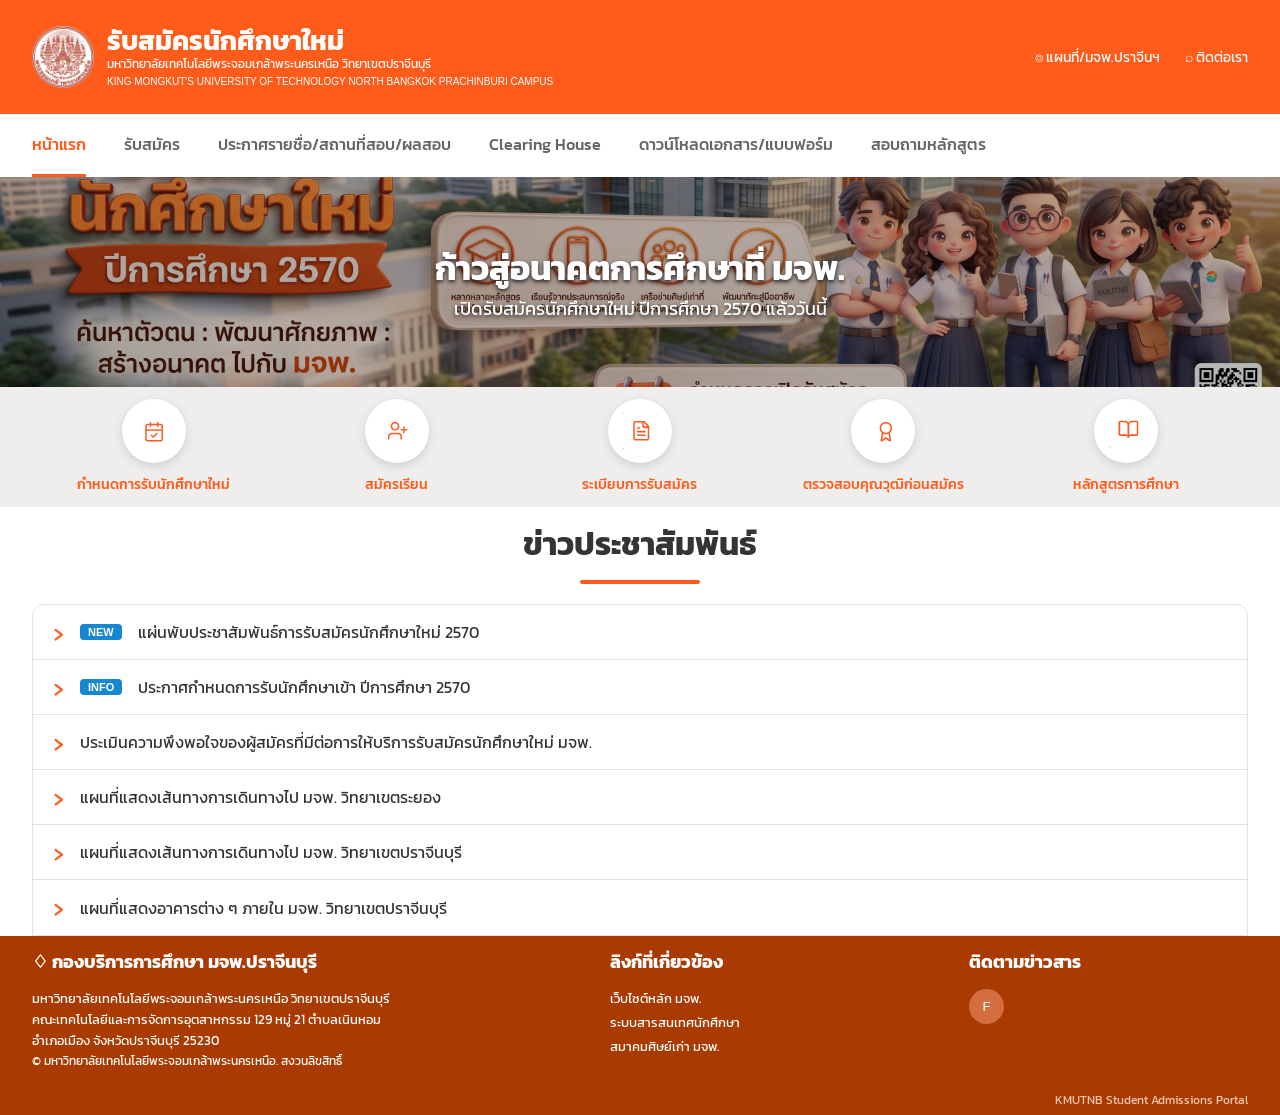
<file: index.html>
<!doctype html>
<html lang="th">
  <head>
    <meta charset="UTF-8" />
    <meta name="viewport" content="width=device-width, initial-scale=1.0" />
    <meta
      name="description"
      content="ระบบรับสมัครนักศึกษาใหม่ มจพ. วิทยาเขตปราจีนบุรี"
    />
    <title>รับสมัครนักศึกษาใหม่ | มจพ. ปราจีนบุรี</title>
    <link rel="stylesheet" href="style.css" />
  </head>
  <body class="admissions-home">
    <header class="admissions-header">
      <div class="admissions-top container">
        <a class="admissions-brand" href="index.html">
          <img
            src="logos/ตรามอ.png"
            alt="ตรามหาวิทยาลัยเทคโนโลยีพระจอมเกล้าพระนครเหนือ"
          />
          <span>
            <strong>รับสมัครนักศึกษาใหม่</strong>
            <small>
              มหาวิทยาลัยเทคโนโลยีพระจอมเกล้าพระนครเหนือ
              วิทยาเขตปราจีนบุรี
            </small>
            <em>
              KING MONGKUT'S UNIVERSITY OF TECHNOLOGY NORTH BANGKOK PRACHINBURI
              CAMPUS
            </em>
          </span>
        </a>
        <div class="contact-links">
          <a href="#map">⌾ แผนที่/มจพ.ปราจีนฯ</a><a href="#contact">⌕ ติดต่อเรา</a>
        </div>
      </div>
      <nav class="admissions-nav" aria-label="เมนูหลัก">
        <div class="container">
          <a class="active" href="index.html">หน้าแรก</a><a href="programs.html">รับสมัคร</a><a href="">ประกาศรายชื่อ/สถานที่สอบ/ผลสอบ</a><a href="">Clearing House</a><a href="">ดาวน์โหลดเอกสาร/แบบฟอร์ม</a><a href="#contact">สอบถามหลักสูตร</a>
        </div>
      </nav>
    </header>
    <main>
      <section class="admissions-hero">
        <img
          src="logos/Gemini_Generated_Image_rbaahirbaahirbaa.jpg"
          alt="รับสมัครนักศึกษาใหม่ ปีการศึกษา 2570"
        />
        <div class="admissions-hero-copy">
          <h1>ก้าวสู่อนาคตการศึกษาที่ มจพ.</h1>
          <p>เปิดรับสมัครนักศึกษาใหม่ ปีการศึกษา 2570 แล้ววันนี้</p>
        </div>
      </section>
      <section class="home-actions">
        <div class="container home-action-grid">
          <a href="programs.html">
            <b><img src="logos/1.png" alt="" /></b>
            <span>กำหนดการรับนักศึกษาใหม่</span>
          </a>
          <a href="registration.html">
            <b><img src="logos/2.png" alt="" /></b>
            <span>สมัครเรียน</span>
          </a>
          <a href="">
            <b><img src="logos/3.png" alt="" /></b>
            <span>ระเบียบการรับสมัคร</span>
          </a>
          <a href="">
            <b><img src="logos/4.png" alt="" /></b>
            <span>ตรวจสอบคุณวุฒิก่อนสมัคร</span>
          </a>
          <a href="programs.html">
            <b><img src="logos/5.png" alt="" /></b>
            <span>หลักสูตรการศึกษา</span>
          </a>
        </div>
      </section>
      <section class="news container">
        <div class="news-title">
          <h2>ข่าวประชาสัมพันธ์</h2>
          <span></span>
        </div>
        <div class="news-list">
          <a href="">
            <i>›</i>
            <b>NEW</b>
            <span>แผ่นพับประชาสัมพันธ์การรับสมัครนักศึกษาใหม่ 2570</span>
          </a>
          <a href="">
            <i>›</i>
            <b>INFO</b>
            <span>ประกาศกำหนดการรับนักศึกษาเข้า ปีการศึกษา 2570</span>
          </a>
          <a href="#contact">
            <i>›</i>
            <span>
              ประเมินความพึงพอใจของผู้สมัครที่มีต่อการให้บริการรับสมัครนักศึกษาใหม่
              มจพ.
            </span>
          </a>
          <a id="map" href="#contact">
            <i>›</i>
            <span>แผนที่แสดงเส้นทางการเดินทางไป มจพ. วิทยาเขตระยอง</span>
          </a>
          <a href="#contact">
            <i>›</i>
            <span>แผนที่แสดงเส้นทางการเดินทางไป มจพ. วิทยาเขตปราจีนบุรี</span>
          </a>
          <a href="#contact">
            <i>›</i>
            <span>แผนที่แสดงอาคารต่าง ๆ ภายใน มจพ. วิทยาเขตปราจีนบุรี</span>
          </a>
        </div>
      </section>
    </main>
    <footer id="contact" class="admissions-footer">
      <div class="container admissions-footer-grid">
        <section>
          <h3>♢ กองบริการการศึกษา มจพ.ปราจีนบุรี</h3>
          <p>
            มหาวิทยาลัยเทคโนโลยีพระจอมเกล้าพระนครเหนือ วิทยาเขตปราจีนบุรี<br />คณะเทคโนโลยีและการจัดการอุตสาหกรรม
            129 หมู่ 21 ตำบลเนินหอม<br />อำเภอเมือง จังหวัดปราจีนบุรี 25230
          </p>
          <small>
            © มหาวิทยาลัยเทคโนโลยีพระจอมเกล้าพระนครเหนือ. สงวนลิขสิทธิ์
          </small>
        </section>
        <section>
          <h3>ลิงก์ที่เกี่ยวข้อง</h3>
          <a href="https://www.kmutnb.ac.th/faculty-and-agencies/bangkok.aspx">เว็บไซต์หลัก มจพ.</a>
          <a href="">ระบบสารสนเทศนักศึกษา</a>
          <a href="">สมาคมศิษย์เก่า มจพ.</a>
        </section>
        <section>
          <h3>ติดตามข่าวสาร</h3>
          <div class="socials">
            <a href="https://www.fitm.kmutnb.ac.th" style="color: inherit; text-decoration: none;"><span>F</span></a>
          </div>
        </section>
      </div>
      <div class="container portal-name">KMUTNB Student Admissions Portal</div>
    </footer>
  </body>
</html>
</file>
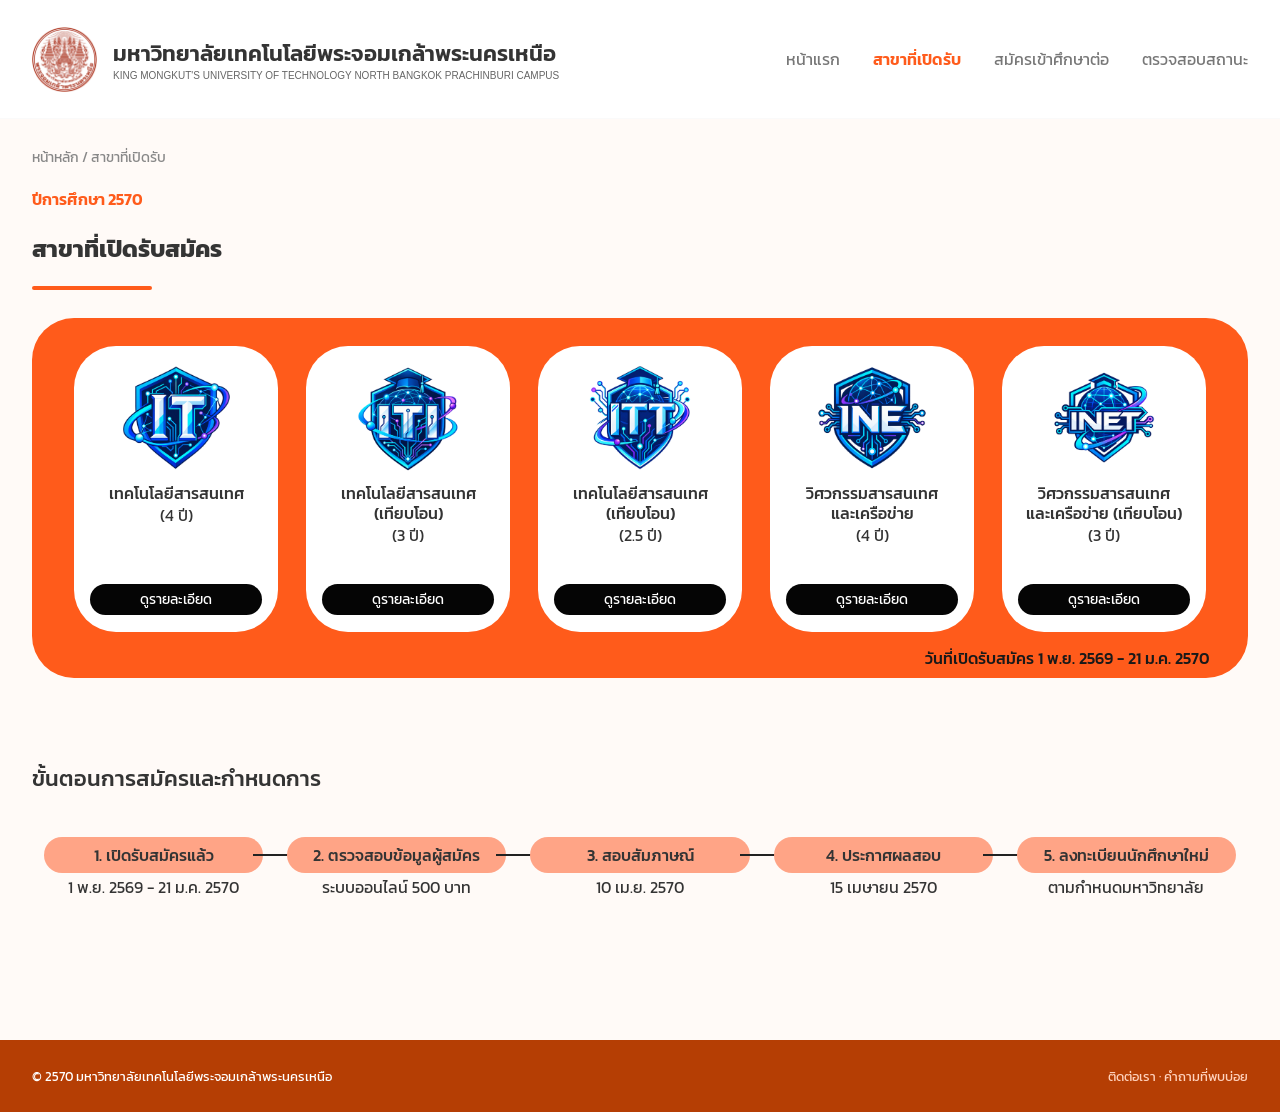
<file: programs.html>
<!doctype html>
<html lang="th">
  <head>
    <meta charset="UTF-8" />
    <meta name="viewport" content="width=device-width, initial-scale=1.0" />
    <title>สาขาที่เปิดรับ | มจพ.</title>
    <link rel="stylesheet" href="style.css" />
  </head>
  <body>
    <header class="site-header">
      <div class="container header-inner">
        <a class="brand" href="index.html">
          <img src="logos/ตรามอ.png" alt="ตรา มจพ." />
          <span>
            <strong>มหาวิทยาลัยเทคโนโลยีพระจอมเกล้าพระนครเหนือ</strong>
            <small>
              KING MONGKUT'S UNIVERSITY OF TECHNOLOGY NORTH BANGKOK PRACHINBURI
              CAMPUS
            </small>
          </span>
        </a>
        <nav>
          <a href="index.html">หน้าแรก</a>
          <a class="active" href="programs.html">สาขาที่เปิดรับ</a>
          <a href="registration.html">สมัครเข้าศึกษาต่อ</a>
          <a href="status.html">ตรวจสอบสถานะ</a>
        </nav>
      </div>
    </header>
    <main class="page-main">
      <div class="container breadcrumb">หน้าหลัก / สาขาที่เปิดรับ</div>
      <section class="container">
        <div class="section-heading left-heading">
          <p class="eyebrow">ปีการศึกษา 2570</p>
          <h1>สาขาที่เปิดรับสมัคร</h1>
          <span></span>
        </div>
        <div class="program-panel standalone">
          <article class="program-card">
            <img src="logos/logo-variant-1.png" alt="IT" />
            <h3>เทคโนโลยีสารสนเทศ</h3>
            <p>(4 ปี)</p>
            <a href="https://drive.google.com/file/d/1P8jPQraaDR8kls8KPFOI4iROzCXaw5P-/view?usp=sharing">
              ดูรายละเอียด
            </a>
          </article>
          <article class="program-card">
            <img src="logos/logo-variant-2.png" alt="ITI เทียบโอน" />
            <h3>เทคโนโลยีสารสนเทศ<br />(เทียบโอน)</h3>
            <p>(3 ปี)</p>
            <a href="https://drive.google.com/file/d/1tKTmxarjSWgGPG-XI0aIe9QwL4OV1ZWM/view?usp=sharing">
              ดูรายละเอียด
            </a>
          </article>
          <article class="program-card">
            <img src="logos/logo-variant-3.png" alt="ITT เทียบโอน" />
            <h3>เทคโนโลยีสารสนเทศ<br />(เทียบโอน)</h3>
            <p>(2.5 ปี)</p>
            <a href="https://drive.google.com/file/d/1honuQOaVrDirbPLdw53JJMYGkuT1MpBn/view?usp=sharing">
              ดูรายละเอียด
            </a>
          </article>
          <article class="program-card">
            <img src="logos/logo-variant-4.png" alt="INE" />
            <h3>วิศวกรรมสารสนเทศ<br />และเครือข่าย</h3>
            <p>(4 ปี)</p>
            <a href="https://drive.google.com/file/d/1XJuiJwOTCSNY72Wx0RnZuTikLeHzm6aD/view?usp=sharing">
              ดูรายละเอียด
            </a>
          </article>
          <article class="program-card">
            <img src="logos/logo-variant-5.png" alt="INET" />
            <h3>วิศวกรรมสารสนเทศ<br />และเครือข่าย (เทียบโอน)</h3>
            <p>(3 ปี)</p>
            <a href="https://drive.google.com/file/d/1MPr8nrD3Nk9ZyPiFXiTJTT4QoqK3B4Cu/view?usp=sharing">
              ดูรายละเอียด
            </a>
          </article>
          <p class="application-date">
            วันที่เปิดรับสมัคร 1 พ.ย. 2569 - 21 ม.ค. 2570
          </p>
        </div>
      </section>
      <section class="timeline container">
        <h2>ขั้นตอนการสมัครและกำหนดการ</h2>
        <ol>
          <li>
            <strong>1. เปิดรับสมัครแล้ว</strong><span>1 พ.ย. 2569 - 21 ม.ค. 2570</span>
          </li>
          <li>
            <strong>2. ตรวจสอบข้อมูลผู้สมัคร</strong><span>ระบบออนไลน์ 500 บาท</span>
          </li>
          <li><strong>3. สอบสัมภาษณ์</strong><span>10 เม.ย. 2570</span></li>
          <li><strong>4. ประกาศผลสอบ</strong><span>15 เมษายน 2570</span></li>
          <li>
            <strong>5. ลงทะเบียนนักศึกษาใหม่</strong><span>ตามกำหนดมหาวิทยาลัย</span>
          </li>
        </ol>
      </section>
    </main>
    <footer>
      <div class="container footer-inner">
        <span>© 2570 มหาวิทยาลัยเทคโนโลยีพระจอมเกล้าพระนครเหนือ</span><span>ติดต่อเรา · คำถามที่พบบ่อย</span>
      </div>
    </footer>
  </body>
</html>
</file>
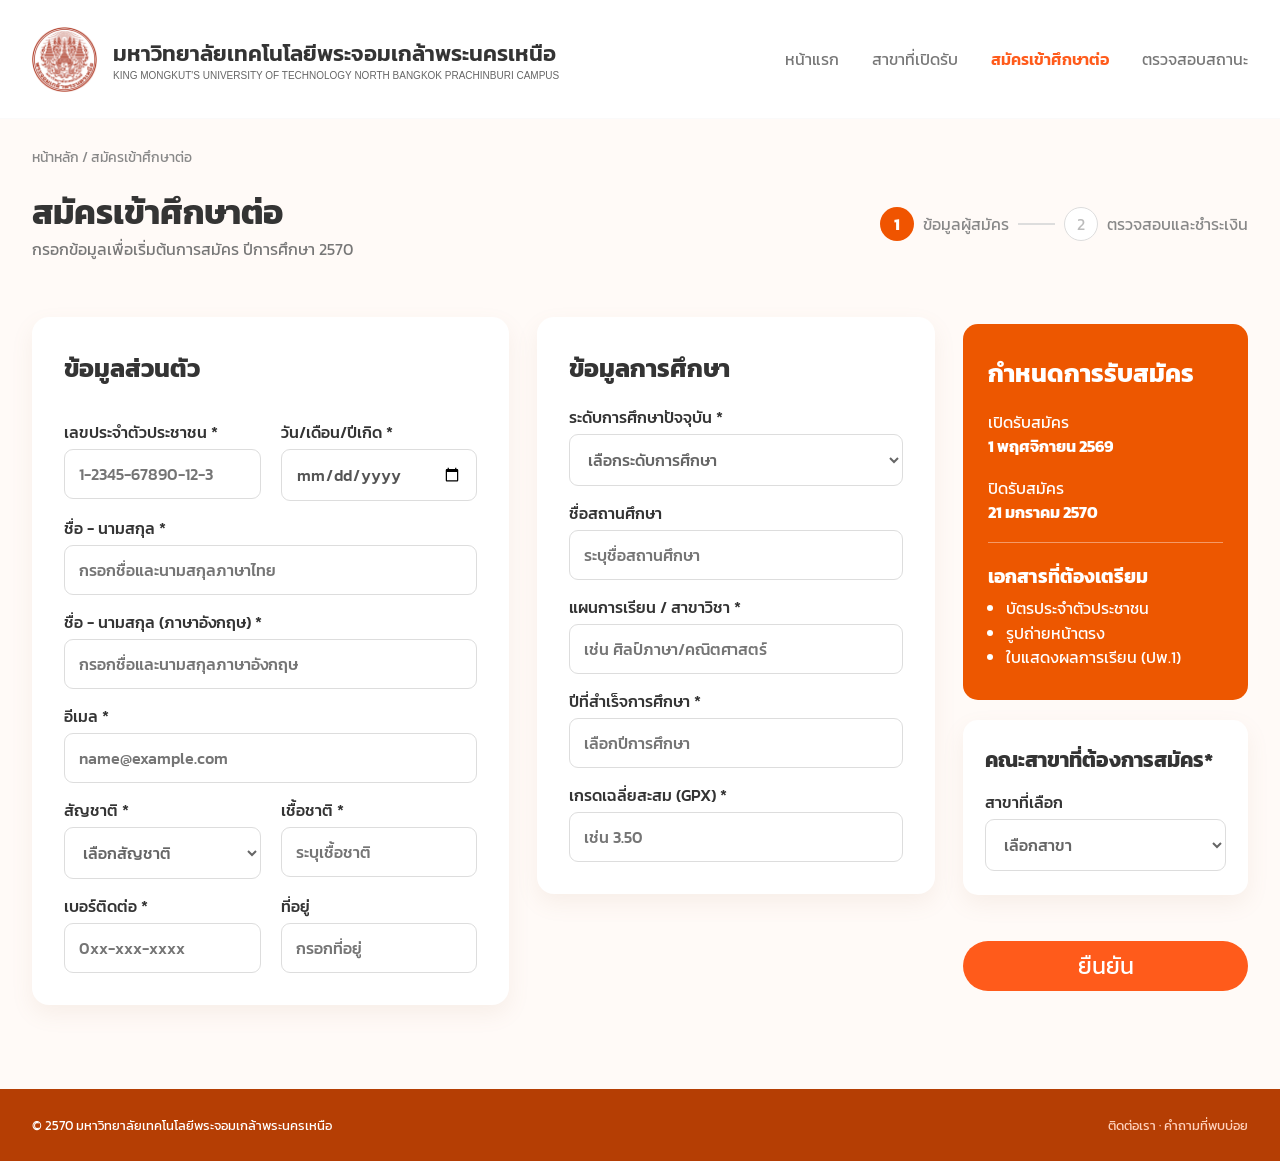
<file: registration.html>
<!doctype html>
<html lang="th">
  <head>
    <meta charset="UTF-8" />
    <meta name="viewport" content="width=device-width, initial-scale=1.0" />
    <title>สมัครเข้าศึกษาต่อ | มจพ.</title>
    <link rel="stylesheet" href="style.css" />
  </head>
  <body>
    <header class="site-header">
      <div class="container header-inner">
        <a class="brand" href="index.html">
          <img src="logos/ตรามอ.png" alt="ตรา มจพ." />
          <span>
            <strong>มหาวิทยาลัยเทคโนโลยีพระจอมเกล้าพระนครเหนือ</strong>
            <small>
              KING MONGKUT'S UNIVERSITY OF TECHNOLOGY NORTH BANGKOK PRACHINBURI
              CAMPUS
            </small>
          </span>
        </a>
        <nav>
          <a href="index.html">หน้าแรก</a>
          <a href="programs.html">สาขาที่เปิดรับ</a>
          <a class="active" href="registration.html">สมัครเข้าศึกษาต่อ</a>
          <a href="status.html">ตรวจสอบสถานะ</a>
        </nav>
      </div>
    </header>
    <main class="page-main registration-main">
      <div class="container breadcrumb">หน้าหลัก / สมัครเข้าศึกษาต่อ</div>
      <section class="container title-row">
        <div>
          <h1>สมัครเข้าศึกษาต่อ</h1>
          <p>กรอกข้อมูลเพื่อเริ่มต้นการสมัคร ปีการศึกษา 2570</p>
        </div>
        <div class="steps">
          <b>1</b> ข้อมูลผู้สมัคร <i></i><span>2</span> ตรวจสอบและชำระเงิน
        </div>
      </section>
      <form class="container registration-layout" action="status.html">
        <div class="form-card large-form">
          <h2>ข้อมูลส่วนตัว</h2>
          <div class="form-grid">
            <label>
              เลขประจำตัวประชาชน *
              <input type="tel" maxlength="13" placeholder="1-2345-67890-12-3" required />
            </label>
            <label>
              วัน/เดือน/ปีเกิด *
              <input type="date" required />
            </label>
          </div>
          <label>
            ชื่อ - นามสกุล *
            <input type="text" pattern="^[ก-๙\s]+$"placeholder="กรอกชื่อและนามสกุลภาษาไทย" required />
          </label>
          <label>
            ชื่อ - นามสกุล (ภาษาอังกฤษ) *
            <input type="text" pattern="^[A-Za-z\s]+$" placeholder="กรอกชื่อและนามสกุลภาษาอังกฤษ" required />
          </label>
          <label>
            อีเมล *
            <input type="email" placeholder="name@example.com" required />
          </label>
          <div class="form-grid">
            <label>
              สัญชาติ *
              <select name="nationality" required>
                <option value="" selected disabled>เลือกสัญชาติ</option>
                <option value="thai">ไทย</option>
                <option value="other">อื่นๆ</option>
              </select>
            </label>
            <label>
              เชื้อชาติ *
              <input placeholder="ระบุเชื้อชาติ" required />
            </label>
          </div>
          <div class="form-grid contact-form-grid">
            <label>
              เบอร์ติดต่อ *
              <input type="tel" maxlength="10" placeholder="0xx-xxx-xxxx" required />
            </label>
            <label>
              ที่อยู่
              <input placeholder="กรอกที่อยู่" />
            </label>
          </div>
        </div>
        <div class="form-card education-form">
          <h2>ข้อมูลการศึกษา</h2>
          <label>
            ระดับการศึกษาปัจจุบัน *
            <select name="education-level" required>
              <option value="" selected disabled>เลือกระดับการศึกษา</option>
              <option value="m6">มัธยมศึกษาปีที่ 6</option>
              <option value="pwc">ประกาศนียบัตรวิชาชีพ (ปวช.)</option>
              <option value="pws">ประกาศนียบัตรวิชาชีพชั้นสูง (ปวส.)</option>
              <option value="diploma">อนุปริญญา / เทียบเท่า</option>
              <option value="bachelor">ปริญญาตรี</option>
            </select>
          </label>
          <label>
            ชื่อสถานศึกษา
            <input placeholder="ระบุชื่อสถานศึกษา" />
          </label>
          <label>
            แผนการเรียน / สาขาวิชา *
            <input placeholder="เช่น ศิลป์ภาษา/คณิตศาสตร์" required />
          </label>
          <label>
            ปีที่สำเร็จการศึกษา *
            <input type="tel" maxlength="4" placeholder="เลือกปีการศึกษา" required />
          </label>
          <label>
            เกรดเฉลี่ยสะสม (GPX) *
            <input type="number" step="0.01" placeholder="เช่น 3.50" required />
          </label>
        </div>
        <div class="registration-side">
          <aside class="schedule-card">
            <h2>กำหนดการรับสมัคร</h2>
            <p>เปิดรับสมัคร<br /><b>1 พฤศจิกายน 2569</b></p>
            <p>ปิดรับสมัคร<br /><b>21 มกราคม 2570</b></p>
            <hr />
            <h3>เอกสารที่ต้องเตรียม</h3>
            <ul>
              <li>บัตรประจำตัวประชาชน</li>
              <li>รูปถ่ายหน้าตรง</li>
              <li>ใบแสดงผลการเรียน (ปพ.1)</li>
            </ul>
          </aside>
          <aside class="program-choice">
            <h2>คณะสาขาที่ต้องการสมัคร*</h2>
            <label>
              สาขาที่เลือก
              <select name="program" required>
                <option value="" selected disabled>เลือกสาขา</option>
                <option value="it-4">IT เทคโนโลยีสารสนเทศ (4 ปี)</option>
                <option value="it-transfer-3">
                  ITI เทคโนโลยีสารสนเทศ (เทียบโอน 3 ปี)
                </option>
                <option value="it-transfer-25">
                  ITT เทคโนโลยีสารสนเทศ (เทียบโอน 2.5 ปี)
                </option>
                <option value="ine-4">
                  INE วิศวกรรมสารสนเทศและเครือข่าย (4 ปี)
                </option>
                <option value="inet-transfer-3">
                  INET วิศวกรรมสารสนเทศและเครือข่าย (เทียบโอน 3 ปี)
                </option>
              </select>
            </label>
          </aside>
          <button class="submit-look" type="submit">ยืนยัน</button>
        </div>
      </form>
    </main>
    <footer>
      <div class="container footer-inner">
        <span>© 2570 มหาวิทยาลัยเทคโนโลยีพระจอมเกล้าพระนครเหนือ</span><span>ติดต่อเรา · คำถามที่พบบ่อย</span>
      </div>
    </footer>
  </body>
</html>
</file>
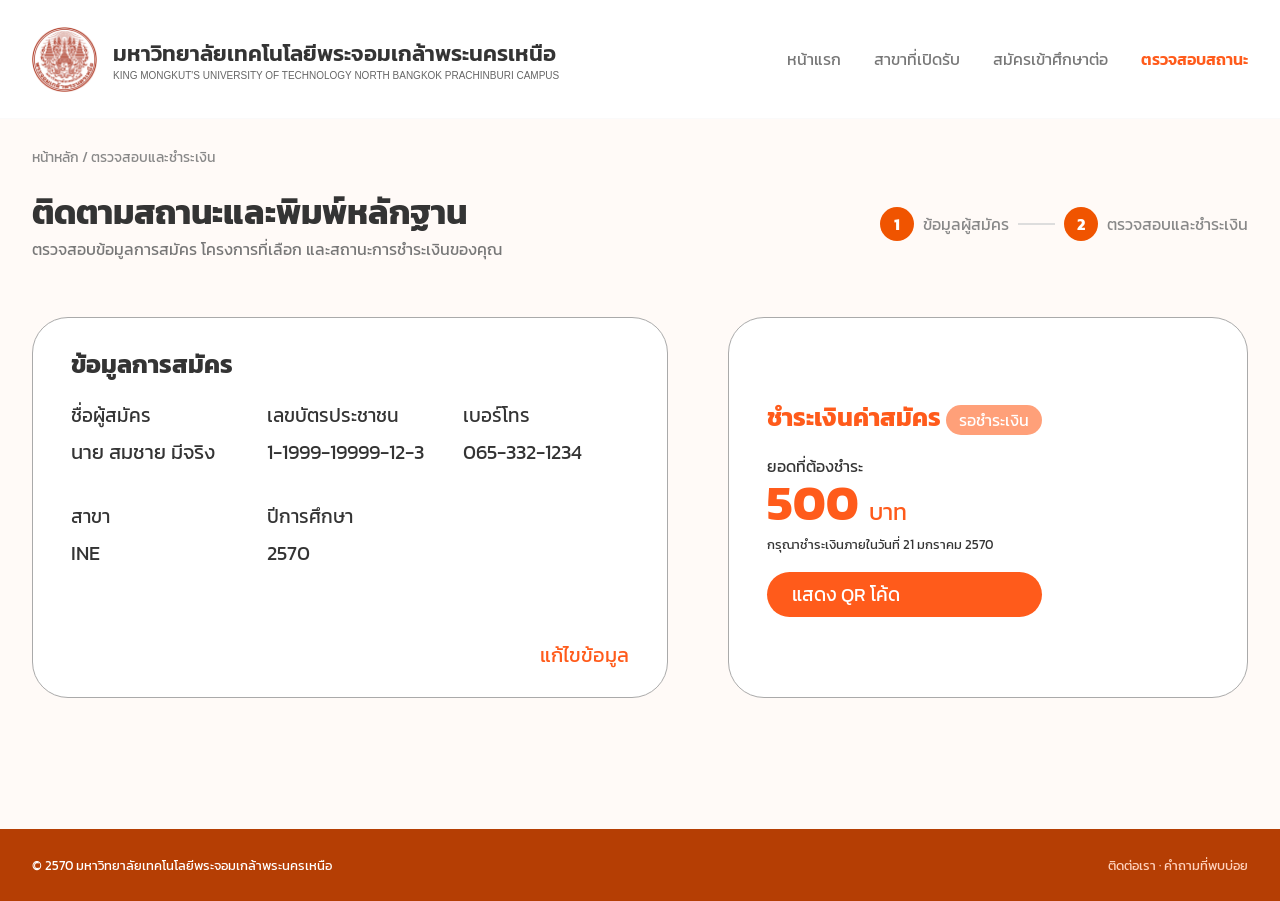
<file: status.html>
<!doctype html>
<html lang="th">
  <head>
    <meta charset="UTF-8" />
    <meta name="viewport" content="width=device-width, initial-scale=1.0" />
    <title>ตรวจสอบสถานะ | มจพ.</title>
    <link rel="stylesheet" href="style.css" />
  </head>
  <body>
    <header class="site-header">
      <div class="container header-inner">
        <a class="brand" href="index.html">
          <img src="logos/ตรามอ.png" alt="ตรา มจพ." />
          <span>
            <strong>มหาวิทยาลัยเทคโนโลยีพระจอมเกล้าพระนครเหนือ</strong>
            <small>
              KING MONGKUT'S UNIVERSITY OF TECHNOLOGY NORTH BANGKOK PRACHINBURI
              CAMPUS
            </small>
          </span>
        </a>
        <nav>
          <a href="index.html">หน้าแรก</a>
          <a href="programs.html">สาขาที่เปิดรับ</a>
          <a href="registration.html">สมัครเข้าศึกษาต่อ</a>
          <a class="active" href="status.html">ตรวจสอบสถานะ</a>
        </nav>
      </div>
    </header>
    <main class="page-main status-main">
      <div class="container breadcrumb">หน้าหลัก / ตรวจสอบและชำระเงิน</div>
      <section class="container title-row">
        <div>
          <h1>ติดตามสถานะและพิมพ์หลักฐาน</h1>
          <p>ตรวจสอบข้อมูลการสมัคร โครงการที่เลือก และสถานะการชำระเงินของคุณ</p>
        </div>
        <div class="steps">
          <b>1</b> ข้อมูลผู้สมัคร <i></i><b>2</b> ตรวจสอบและชำระเงิน
        </div>
      </section>
      <section class="container status-grid">
        <article class="status-card applicant-card">
          <h2>ข้อมูลการสมัคร</h2>
          <div>
            <p>ชื่อผู้สมัคร<strong>นาย สมชาย มีจริง</strong></p>
            <p>เลขบัตรประชาชน<strong>1-1999-19999-12-3</strong></p>
            <p>เบอร์โทร<strong>065-332-1234</strong></p>
            <p>สาขา<strong>INE</strong></p>
            <p>ปีการศึกษา<strong>2570</strong></p>
          </div>
          <a href="registration.html">แก้ไขข้อมูล</a>
        </article>
        <article class="status-card payment-card">
          <div>
            <h2>ชำระเงินค่าสมัคร <span>รอชำระเงิน</span></h2>
            <p>ยอดที่ต้องชำระ</p>
            <b class="amount">500 <small>บาท</small></b>
            <p class="note">กรุณาชำระเงินภายในวันที่ 21 มกราคม 2570</p>
            <details class="qr-toggle">
              <summary class="pay-button">แสดง QR โค้ด</summary>
              <div class="qr">
                <img
                  src="logos/qr.png"
                  width="230"
                  alt="QR Code สำหรับชำระเงิน"
                />
              </div>
            </details>
          </div>
        </article>
      </section>
    </main>
    <footer>
      <div class="container footer-inner">
        <span>© 2570 มหาวิทยาลัยเทคโนโลยีพระจอมเกล้าพระนครเหนือ</span><span>ติดต่อเรา · คำถามที่พบบ่อย</span>
      </div>
    </footer>
  </body>
</html>
</file>
<file: style.css>
@import url("https://fonts.googleapis.com/css2?family=Kanit:wght@300;400;500;600;700&display=swap");

:root {
  --orange: #ff5b1b;
  --orange-dark: #b53e04;
  --ink: #343434;
  --soft: #fff8f4;
  --line: #e4e1df;
}
* {
  box-sizing: border-box;
}
html {
  scroll-behavior: smooth;
}
body {
  margin: 0;
  color: var(--ink);
  font-family: Kanit, "Segoe UI", sans-serif;
  font-size: 16px;
}
.container {
  width: min(1500px, calc(100% - 64px));
  margin-inline: auto;
}
.site-header {
  background: #fff;
  border-bottom: 1px solid #fafafa;
}
.header-inner {
  min-height: 118px;
  display: flex;
  align-items: center;
  justify-content: space-between;
  gap: 32px;
}
.brand {
  display: flex;
  align-items: center;
  gap: 16px;
  color: var(--ink);
  text-decoration: none;
}
.brand img {
  width: 65px;
  height: 65px;
  object-fit: contain;
}
.brand strong,
.brand small {
  display: block;
}
.brand strong {
  font-size: 22px;
  font-weight: 600;
}
.brand small {
  font-family: Arial, sans-serif;
  font-size: 10px;
  color: #666;
}
nav {
  display: flex;
  gap: 33px;
}
nav a {
  color: #777;
  text-decoration: none;
  font-weight: 400;
}
nav a:hover,
nav .active {
  color: var(--orange);
  font-weight: 600;
}
.hero {
  background:
    linear-gradient(105deg, rgba(0, 0, 0, 0.52), rgba(0, 0, 0, 0.14)), #68594f;
  color: #fff;
  overflow: hidden;
}
.hero-content {
  height: 324px;
  display: flex;
  align-items: center;
  position: relative;
}
.hero-copy {
  z-index: 1;
  max-width: 570px;
}
.eyebrow {
  color: var(--orange);
  font-weight: 600;
  margin: 0 0 3px;
}
.hero .eyebrow {
  color: #ffb08a;
}
.hero h1 {
  font-size: 39px;
  line-height: 1.1;
  margin: 0;
}
.hero h1 em {
  color: #ff6a2c;
  font-style: normal;
}
.hero p {
  margin: 8px 0 20px;
}
.hero-art {
  position: absolute;
  inset: 0 -120px 0 auto;
  width: 67%;
  height: 100%;
  object-fit: cover;
  object-position: center;
  opacity: 0.82;
}
.button {
  display: inline-block;
  border-radius: 99px;
  padding: 10px 23px;
  text-decoration: none;
  font-weight: 500;
}
.button-light {
  color: var(--orange);
  background: #fff;
}
.quick-links {
  background: #f1eeee;
}
.quick-grid {
  min-height: 120px;
  display: grid;
  grid-template-columns: repeat(5, 1fr);
  align-items: center;
  gap: 20px;
}
.quick-grid a {
  text-align: center;
  color: var(--orange);
  font-size: 15px;
  font-weight: 500;
  text-decoration: none;
}
.quick-icon {
  display: grid;
  place-items: center;
  width: 64px;
  height: 64px;
  border-radius: 50%;
  background: #fff;
  color: var(--orange);
  box-shadow: 0 4px 10px #bbb8;
  margin: 0 auto 12px;
  font-family: Arial, sans-serif;
  font-size: 33px;
}
.section-heading {
  text-align: center;
  margin-bottom: 28px;
}
.section-heading h2 {
  font-size: 32px;
  margin: 0;
  line-height: 1.15;
}
.section-heading span {
  display: block;
  width: 120px;
  height: 4px;
  border-radius: 8px;
  margin: 18px auto 0;
  background: var(--orange);
}
.program-section {
  padding: 58px 0 54px;
}
.program-panel {
  background: var(--orange);
  border-radius: 42px;
  padding: 28px 42px 46px;
  display: grid;
  grid-template-columns: repeat(5, 1fr);
  gap: 28px;
  position: relative;
}
.program-card {
  background: #fff;
  min-height: 286px;
  padding: 17px 16px;
  border-radius: 42px;
  text-align: center;
  display: flex;
  flex-direction: column;
  align-items: center;
}
.program-card img {
  width: 112px;
  height: 112px;
  object-fit: contain;
}
.program-card h3 {
  font-size: 16px;
  font-weight: 500;
  margin: 8px 0 0;
  line-height: 1.25;
}
.program-card p {
  margin: 0 0 11px;
}
.program-card a {
  width: 100%;
  max-width: 175px;
  background: #050505;
  color: white;
  text-decoration: none;
  padding: 5px 10px;
  border-radius: 99px;
  margin-top: auto;
  font-size: 14px;
}
.application-date {
  position: absolute;
  bottom: 8px;
  right: 38px;
  margin: 0;
  color: #191919;
  font-weight: 500;
}
.timeline {
  padding: 8px 0 72px;
}
.timeline h2 {
  font-size: 22px;
  font-weight: 500;
}
.timeline ol {
  display: flex;
  list-style: none;
  padding: 24px 0 0;
  margin: 0;
}
.timeline li {
  flex: 1;
  text-align: center;
  position: relative;
  padding: 0 12px;
}
.timeline li:not(:last-child)::after {
  content: "";
  position: absolute;
  width: 44px;
  height: 2px;
  background: #222;
  right: -22px;
  top: 17px;
}
.timeline strong {
  display: block;
  background: #ffa486;
  padding: 6px 10px;
  border-radius: 99px;
  font-weight: 500;
}
.timeline span {
  display: block;
  line-height: 1.3;
  margin-top: 4px;
}
.application {
  padding: 60px 0 90px;
  background: var(--soft);
}
.application-grid {
  display: grid;
  grid-template-columns: minmax(0, 1.4fr) minmax(260px, 0.5fr);
  gap: 28px;
  align-items: start;
}
.form-card {
  background: white;
  padding: 32px;
  border-radius: 17px;
  box-shadow: 0 9px 22px #a77d5b18;
}
.form-card h2,
.schedule-card h2 {
  margin: 0 0 18px;
  font-size: 25px;
}
.form-card label {
  display: block;
  font-weight: 500;
  margin-top: 15px;
}
.form-grid {
  display: grid;
  grid-template-columns: 1fr 1fr;
  gap: 20px;
}
.form-card input {
  width: 100%;
  padding: 12px 14px;
  border: 1px solid #ddd;
  border-radius: 9px;
  margin-top: 5px;
  font: inherit;
  color: #555;
}
.form-card select {
  width: 100%;
  padding: 12px 14px;
  border: 1px solid #ddd;
  border-radius: 9px;
  margin-top: 5px;
  color: #666;
  background: #fff;
  font: inherit;
}
.schedule-card {
  background: #ed5700;
  color: #fff;
  padding: 30px 25px;
  border-radius: 15px;
}
.schedule-card p {
  margin: 18px 0;
}
.schedule-card hr {
  border: 0;
  border-top: 1px solid #ffffff66;
}
.schedule-card h3 {
  margin-bottom: 6px;
}
.schedule-card ul {
  padding-left: 18px;
  margin: 0;
  line-height: 1.55;
}
.page-main {
  min-height: calc(100vh - 190px);
  padding: 28px 0 70px;
  background: #fffaf7;
}
.breadcrumb {
  color: #888;
  font-size: 14px;
  margin-bottom: 19px;
}
.left-heading {
  text-align: left;
}
.left-heading span {
  margin-left: 0;
}
.standalone {
  margin-bottom: 58px;
}
.title-row {
  display: flex;
  align-items: center;
  justify-content: space-between;
  gap: 30px;
  margin-bottom: 56px;
}
.title-row h1 {
  margin: 0;
  font-size: 34px;
}
.title-row p {
  margin: 0;
  color: #777;
}
.steps {
  display: flex;
  align-items: center;
  gap: 9px;
  color: #888;
  white-space: nowrap;
}
.steps b,
.steps span {
  display: grid;
  place-items: center;
  width: 34px;
  height: 34px;
  border-radius: 50%;
  color: #fff;
  background: #f05400;
  font-style: normal;
}
.steps span {
  background: white;
  border: 1px solid #ddd;
  color: #bbb;
}
.steps i {
  width: 37px;
  height: 2px;
  background: #ddd;
}
.registration-layout {
  display: grid;
  grid-template-columns: 1.2fr 1fr 285px;
  gap: 28px;
  align-items: start;
}
.registration-side {
  display: grid;
  gap: 20px;
}
.program-choice {
  padding: 24px 22px;
  border-radius: 15px;
  background: #fff;
  box-shadow: 0 9px 22px #a77d5b18;
}
.program-choice h2 {
  margin: 0 0 15px;
  font-size: 21px;
}
.program-choice label {
  display: block;
  font-weight: 500;
}
.program-choice select {
  width: 100%;
  padding: 12px 14px;
  border: 1px solid #ddd;
  border-radius: 9px;
  margin-top: 5px;
  font: inherit;
  color: #666;
  background: #fff;
}
.large-form {
  grid-row: span 2;
}
.education-form {
  min-height: 570px;
}
.registration-main .schedule-card {
  margin-top: 7px;
}
.submit-look {
  display: block;
  width: 100%;
  background: #ff5b1b;
  color: #fff;
  text-align: center;
  text-decoration: none;
  border: 0;
  border-radius: 99px;
  padding: 8px;
  margin-top: 26px;
  font-size: 23px;
  font-family: inherit;
  cursor: pointer;
}
.status-main {
  min-height: calc(100vh - 190px);
}
.status-grid {
  display: grid;
  grid-template-columns: 1.1fr 0.9fr;
  gap: 60px;
}
.status-card {
  background: #fff;
  border: 1px solid #aaa;
  border-radius: 36px;
  padding: 27px 38px;
  min-height: 360px;
}
.status-card h2 {
  margin: 0 0 18px;
  font-size: 25px;
}
.applicant-card > div {
  display: grid;
  grid-template-columns: repeat(3, 1fr);
  gap: 35px 30px;
}
.applicant-card p {
  margin: 0;
  font-size: 19px;
}
.applicant-card strong {
  display: block;
  font-size: 20px;
  font-weight: 400;
  margin-top: 7px;
}
.applicant-card a {
  display: block;
  text-align: right;
  color: var(--orange);
  text-decoration: none;
  font-size: 20px;
  margin-top: 72px;
}
.payment-card {
  position: relative;
  display: flex;
  justify-content: space-between;
  align-items: center;
  gap: 25px;
}
.payment-card h2 {
  color: var(--orange);
}
.payment-card h2 span {
  padding: 3px 13px;
  border-radius: 99px;
  color: #fff;
  background: #ffa079;
  font-size: 16px;
  font-weight: 400;
}
.payment-card p {
  margin: 0;
}
.amount {
  display: block;
  color: var(--orange);
  font-size: 49px;
  line-height: 1;
}
.amount small {
  font-size: 23px;
  font-weight: 400;
}
.note {
  font-size: 13px;
  margin: 8px 0 18px !important;
}
.pay-button {
  display: inline-block;
  background: var(--orange);
  color: #fff;
  padding: 8px 25px;
  text-decoration: none;
  border-radius: 99px;
  font-size: 19px;
}
.qr-toggle {
  margin-top: 18px;
}
.qr-toggle summary {
  display: table;
  cursor: pointer;
  list-style: none;
}
.qr-toggle summary::-webkit-details-marker {
  display: none;
}
.qr-toggle .qr {
  position: absolute;
  top: 50%;
  right: 28px;
  z-index: 2;
  width: 254px;
  margin: 0;
  padding: 12px;
  transform: translateY(-50%);
  background: #fff;
  border: 1px solid var(--line);
  border-radius: 12px;
  box-shadow: 0 8px 24px rgb(0 0 0 / 16%);
}
.qr-toggle .qr img {
  display: block;
  width: 100%;
  height: auto;
}
.qr {
  font-family: monospace;
  font-size: 86px;
  font-weight: bold;
  line-height: 0.72;
  letter-spacing: -9px;
  color: #000;
}
footer {
  background: var(--orange-dark);
  color: #fff;
  font-size: 13px;
}
.footer-inner {
  min-height: 72px;
  display: flex;
  align-items: center;
  justify-content: space-between;
  gap: 20px;
}
.footer-inner span:last-child {
  color: #ffd2bd;
}
.admissions-home {
  background: #fff;
}
.admissions-header {
  background: var(--orange);
  color: #fff;
}
.admissions-top {
  min-height: 114px;
  display: flex;
  justify-content: space-between;
  align-items: center;
}
.admissions-brand {
  display: flex;
  gap: 13px;
  align-items: center;
  text-decoration: none;
  color: #fff;
}
.admissions-brand img {
  width: 62px;
  height: 62px;
  object-fit: contain;
}
.admissions-brand strong,
.admissions-brand small,
.admissions-brand em {
  display: block;
}
.admissions-brand strong {
  font-size: 27px;
  line-height: 1.05;
}
.admissions-brand small,
.admissions-brand em {
  font-size: 12px;
  font-style: normal;
}
.admissions-brand em {
  font-family: Arial, sans-serif;
  font-size: 10px;
  margin-top: 3px;
}
.contact-links {
  display: flex;
  gap: 25px;
}
.contact-links a {
  color: #fff;
  text-decoration: none;
  font-size: 14px;
}
.admissions-nav {
  background: #fff;
}
.admissions-nav > div {
  display: flex;
  align-items: center;
  min-height: 63px;
  gap: 38px;
}
.admissions-nav a {
  align-self: stretch;
  display: flex;
  align-items: center;
  color: #666;
  text-decoration: none;
  font-weight: 500;
  border-bottom: 3px solid transparent;
}
.admissions-nav a.active,
.admissions-nav a:hover {
  color: var(--orange);
  border-color: var(--orange);
}
.admissions-hero {
  height: 210px;
  position: relative;
  overflow: hidden;
  background: #74685f;
}
.admissions-hero img {
  width: 100%;
  height: 100%;
  object-fit: cover;
  object-position: center 58%;
  display: block;
  filter: brightness(0.72);
}
.admissions-hero-copy {
  position: absolute;
  inset: 0;
  display: grid;
  place-content: center;
  color: #fff;
  text-align: center;
  text-shadow: 0 2px 4px #222;
}
.admissions-hero-copy h1 {
  margin: 0;
  font-size: 34px;
}
.admissions-hero-copy p {
  margin: 2px 0 0;
  font-size: 18px;
}
.home-actions {
  background: #f0eded;
}
.home-action-grid {
  min-height: 120px;
  display: grid;
  grid-template-columns: repeat(5, 1fr);
  align-items: center;
}
.home-action-grid a {
  color: var(--orange);
  text-decoration: none;
  text-align: center;
  font-weight: 500;
  font-size: 14px;
}
.home-action-grid b {
  width: 64px;
  height: 64px;
  display: grid;
  place-items: center;
  background: #fff;
  color: var(--orange);
  border-radius: 50%;
  box-shadow: 0 3px 8px #aaa7;
  margin: 0 auto 11px;
  font-family: Arial, sans-serif;
  font-size: 28px;
}
.home-action-grid b img {
  display: block;
  max-width: 35px;
  max-height: 39px;
  object-fit: contain;
}
.home-action-grid span {
  display: block;
}
.news {
  padding: 13px 0 0;
}
.news-title {
  text-align: center;
}
.news-title h2 {
  font-size: 32px;
  margin: 0;
}
.news-title span {
  width: 120px;
  height: 4px;
  border-radius: 4px;
  background: var(--orange);
  display: block;
  margin: 12px auto 20px;
}
.news-list {
  border: 1px solid #dce3eb;
  border-radius: 12px 12px 0 0;
  overflow: hidden;
}
.news-list a {
  min-height: 55px;
  padding: 0 20px;
  display: flex;
  align-items: center;
  gap: 16px;
  color: #333;
  text-decoration: none;
  border-bottom: 1px solid #dce3eb;
}
.news-list a:last-child {
  border-bottom: 0;
}
.news-list a:hover {
  background: #fff7f2;
}
.news-list i {
  font-size: 29px;
  color: var(--orange);
  font-style: normal;
}
.news-list b {
  background: #1688d1;
  color: #fff;
  padding: 2px 8px;
  border-radius: 4px;
  font-family: Arial, sans-serif;
  font-size: 11px;
}
.admissions-footer {
  background: #a93a02;
  margin-top: 0;
  color: #fff;
}
.admissions-footer-grid {
  min-height: 155px;
  display: grid;
  grid-template-columns: 1.35fr 0.8fr 0.7fr;
  gap: 40px;
  padding: 12px 0 10px;
}
.admissions-footer h3 {
  margin: 0 0 14px;
  font-size: 18px;
}
.admissions-footer p {
  margin: 0;
  font-size: 13px;
  line-height: 1.6;
}
.admissions-footer small {
  font-size: 12px;
}
.admissions-footer section > a {
  display: block;
  color: #fff;
  text-decoration: none;
  margin: 5px 0;
  font-size: 13px;
}
.socials {
  display: flex;
  gap: 11px;
  color: inherit;
  text-decoration: none;
}
.socials span {
  display: grid;
  place-items: center;
  height: 35px;
  width: 35px;
  background: #d46e40;
  border-radius: 50%;
  font-family: Arial, sans-serif;
}
.portal-name {
  text-align: right;
  padding-bottom: 6px;
  color: #f2c5b0;
  font-size: 12px;
}
@media (max-width: 1000px) {
  .header-inner {
    padding: 20px 0;
    align-items: flex-start;
  }
  .brand strong {
    font-size: 17px;
  }
  .brand small {
    display: none;
  }
  nav {
    gap: 17px;
    flex-wrap: wrap;
    justify-content: flex-end;
  }
  .hero-art {
    opacity: 0.38;
    width: 100%;
    right: 0;
  }
  .program-panel {
    grid-template-columns: repeat(3, 1fr);
  }
  .timeline ol {
    flex-wrap: wrap;
    gap: 23px 0;
  }
  .timeline li {
    flex-basis: 33%;
  }
  .timeline li::after {
    display: none;
  }
  .registration-layout {
    grid-template-columns: 1fr 1fr;
  }
  .registration-side {
    grid-column: span 2;
    grid-template-columns: 1fr 1fr;
    align-items: start;
  }
  .registration-side .submit-look {
    grid-column: 1 / -1;
    width: min(260px, 100%);
    justify-self: center;
  }
  .status-grid {
    gap: 24px;
  }
  .applicant-card > div {
    grid-template-columns: repeat(2, 1fr);
  }
  .admissions-nav > div {
    gap: 18px;
    flex-wrap: wrap;
    padding: 12px 0;
  }
  .admissions-nav a {
    min-height: 28px;
  }
  .admissions-footer-grid {
    grid-template-columns: 1fr 1fr;
  }
  .admissions-footer-grid section:first-child {
    grid-column: span 2;
  }
}
@media (max-width: 650px) {
  .container {
    width: min(100% - 32px, 520px);
  }
  .header-inner {
    display: block;
  }
  .brand {
    margin-bottom: 16px;
  }
  .brand img {
    width: 52px;
    height: 52px;
  }
  nav {
    justify-content: flex-start;
    font-size: 14px;
    gap: 10px 18px;
  }
  .hero-content {
    height: 315px;
  }
  .hero h1 {
    font-size: 30px;
  }
  .quick-grid {
    grid-template-columns: repeat(2, 1fr);
    padding: 24px 0;
  }
  .quick-grid a:last-child {
    grid-column: span 2;
  }
  .program-section {
    padding-top: 45px;
  }
  .program-panel {
    grid-template-columns: 1fr;
    padding: 24px;
    border-radius: 27px;
  }
  .program-card {
    min-height: 260px;
  }
  .application-date {
    position: static;
    text-align: center;
    margin: 14px 0 0;
  }
  .timeline li {
    flex-basis: 50%;
  }
  .timeline strong {
    font-size: 14px;
  }
  .application-grid,
  .form-grid,
  .registration-layout,
  .status-grid {
    grid-template-columns: 1fr;
  }
  .form-card {
    padding: 24px 18px;
  }
  .footer-inner {
    padding: 18px 0;
    display: block;
  }
  .footer-inner span {
    display: block;
  }
  .footer-inner span + span {
    margin-top: 5px;
  }
  .title-row {
    display: block;
    margin-bottom: 32px;
  }
  .title-row h1 {
    font-size: 29px;
  }
  .steps {
    margin-top: 17px;
    font-size: 13px;
  }
  .registration-side {
    grid-column: auto;
    grid-template-columns: 1fr;
  }
  .applicant-card > div {
    grid-template-columns: 1fr;
    gap: 20px;
  }
  .applicant-card a {
    margin-top: 30px;
  }
  .status-card {
    border-radius: 22px;
    padding: 24px;
    min-height: auto;
  }
  .payment-card {
    display: block;
  }
  .payment-card h2 span {
    display: inline-block;
    margin-top: 8px;
  }
  .qr {
    text-align: center;
  }
  .qr-toggle .qr {
    top: calc(100% + 10px);
    right: 0;
    transform: none;
    width: min(230px, calc(100vw - 48px));
  }
  .left-heading h1 {
    font-size: 28px;
  }
  .admissions-top {
    min-height: 100px;
    padding: 17px 0;
    align-items: flex-start;
  }
  .admissions-brand strong {
    font-size: 20px;
  }
  .admissions-brand small {
    font-size: 10px;
  }
  .admissions-brand em {
    display: none;
  }
  .admissions-brand img {
    width: 52px;
    height: 52px;
  }
  .contact-links {
    display: none;
  }
  .admissions-nav > div {
    gap: 8px 16px;
    font-size: 13px;
  }
  .admissions-hero {
    height: 230px;
  }
  .admissions-hero img {
    object-position: center;
  }
  .admissions-hero-copy h1 {
    font-size: 26px;
  }
  .admissions-hero-copy p {
    font-size: 14px;
  }
  .home-action-grid {
    grid-template-columns: repeat(2, 1fr);
    padding: 22px 0;
    gap: 22px 10px;
  }
  .home-action-grid a:last-child {
    grid-column: span 2;
  }
  .news-title h2 {
    font-size: 28px;
  }
  .news-list a {
    align-items: flex-start;
    padding: 11px 12px;
    line-height: 1.35;
    font-size: 14px;
  }
  .admissions-footer-grid {
    grid-template-columns: 1fr;
    gap: 22px;
    padding: 25px 0;
  }
  .admissions-footer-grid section:first-child {
    grid-column: auto;
  }
  .portal-name {
    text-align: left;
    padding-bottom: 18px;
  }
}
</file>
